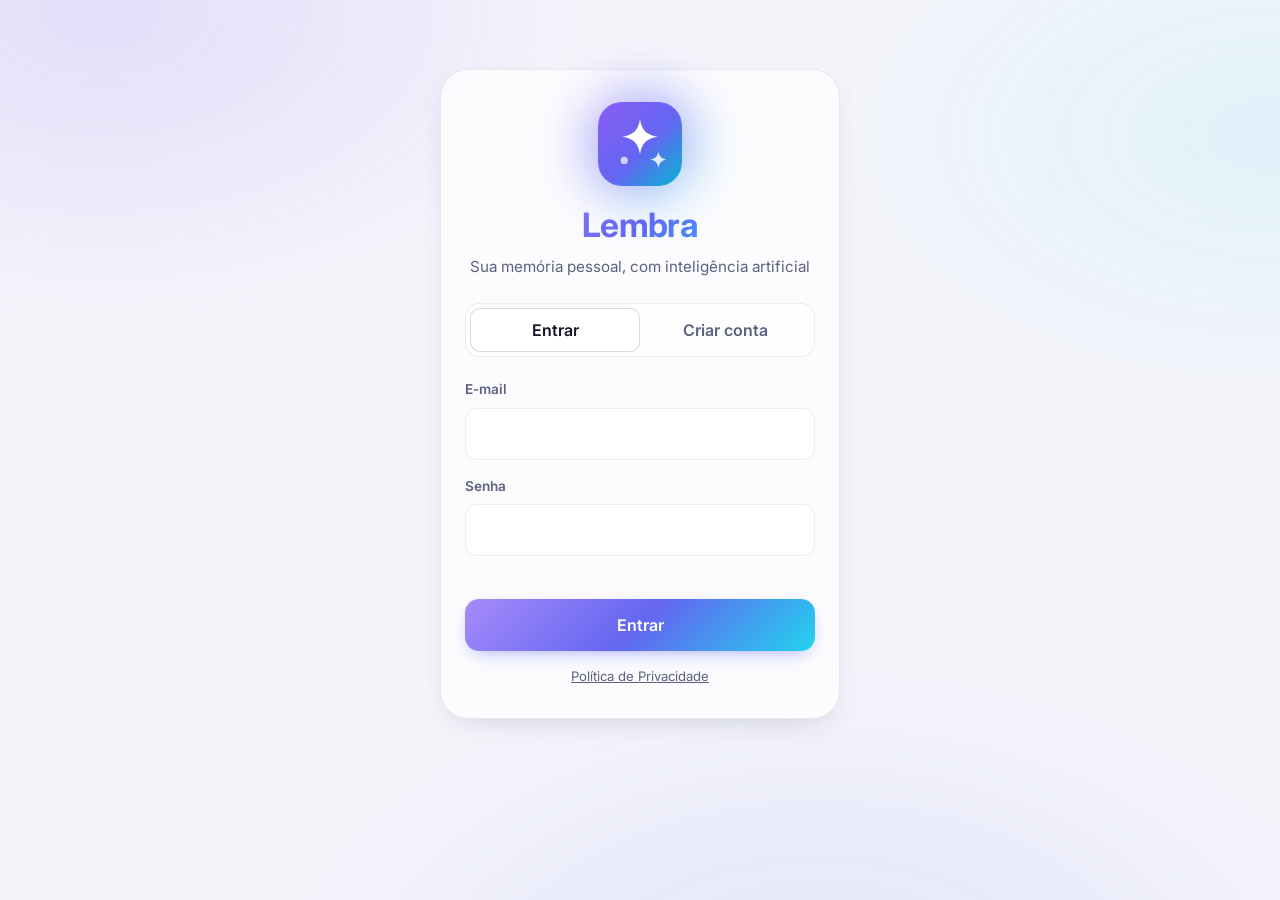
<file: web/index.html>
<!doctype html>
<html lang="pt-BR">
<head>
  <meta charset="utf-8">
  <meta name="viewport" content="width=device-width, initial-scale=1, viewport-fit=cover">
  <title>Lembra</title>
  <meta name="description" content="Seu assistente de vida pessoal">
  <meta name="theme-color" content="#0a0a12" media="(prefers-color-scheme: dark)">
  <meta name="theme-color" content="#f5f6fb" media="(prefers-color-scheme: light)">
  <link rel="preconnect" href="https://fonts.googleapis.com">
  <link rel="preconnect" href="https://fonts.gstatic.com" crossorigin>
  <link rel="stylesheet" href="https://fonts.googleapis.com/css2?family=Inter:wght@400;500;600;700&display=swap">
  <link rel="manifest" href="manifest.webmanifest">
  <link rel="icon" href="icons/icon.svg" type="image/svg+xml">
  <link rel="apple-touch-icon" href="icons/icon-192.png">
  <meta name="apple-mobile-web-app-capable" content="yes">
  <meta name="apple-mobile-web-app-status-bar-style" content="default">
  <link rel="stylesheet" href="styles.css">
</head>
<body>
  <!-- Ícones (traços do Lucide, licença ISC), embutidos para funcionar offline -->
  <svg xmlns="http://www.w3.org/2000/svg" style="display:none">
    <symbol id="i-sparkles" viewBox="0 0 24 24"><path d="M9.94 15.5A2 2 0 0 0 8.5 14.06l-6.14-1.58a.5.5 0 0 1 0-.96L8.5 9.94A2 2 0 0 0 9.94 8.5l1.58-6.14a.5.5 0 0 1 .96 0L14.06 8.5a2 2 0 0 0 1.44 1.44l6.14 1.58a.5.5 0 0 1 0 .96L15.5 14.06a2 2 0 0 0-1.44 1.44l-1.58 6.14a.5.5 0 0 1-.96 0z"/><path d="M20 3v4"/><path d="M22 5h-4"/></symbol>
    <symbol id="i-chat" viewBox="0 0 24 24"><path d="M7.9 20A9 9 0 1 0 4 16.1L2 22Z"/></symbol>
    <symbol id="i-pen" viewBox="0 0 24 24"><path d="M12 3H5a2 2 0 0 0-2 2v14a2 2 0 0 0 2 2h14a2 2 0 0 0 2-2v-7"/><path d="M18.38 2.63a1 1 0 0 1 3 3l-9.02 9.01a2 2 0 0 1-.85.51l-2.87.84a.5.5 0 0 1-.62-.62l.84-2.87a2 2 0 0 1 .5-.85z"/></symbol>
    <symbol id="i-library" viewBox="0 0 24 24"><path d="m16 6 4 14"/><path d="M12 6v14"/><path d="M8 8v12"/><path d="M4 4v16"/></symbol>
    <symbol id="i-sliders" viewBox="0 0 24 24"><path d="M21 4h-7M10 4H3M21 12h-9M8 12H3M21 20h-5M12 20H3M14 2v4M8 10v4M16 18v4"/></symbol>
    <symbol id="i-send" viewBox="0 0 24 24"><path d="m5 12 7-7 7 7"/><path d="M12 19V5"/></symbol>
    <symbol id="i-logout" viewBox="0 0 24 24"><path d="M9 21H5a2 2 0 0 1-2-2V5a2 2 0 0 1 2-2h4"/><path d="m16 17 5-5-5-5"/><path d="M21 12H9"/></symbol>
    <symbol id="i-layers" viewBox="0 0 24 24"><path d="M12.83 2.18a2 2 0 0 0-1.66 0L2.6 6.08a1 1 0 0 0 0 1.83l8.58 3.91a2 2 0 0 0 1.66 0l8.58-3.9a1 1 0 0 0 0-1.83Z"/><path d="m22 17.65-9.17 4.16a2 2 0 0 1-1.66 0L2 17.65"/><path d="m22 12.65-9.17 4.16a2 2 0 0 1-1.66 0L2 12.65"/></symbol>
    <symbol id="i-edit" viewBox="0 0 24 24"><path d="M21.17 6.81a1 1 0 0 0-3.98-3.98L3.84 16.17a2 2 0 0 0-.5.83l-1.32 4.35a.5.5 0 0 0 .62.62l4.35-1.32a2 2 0 0 0 .83-.5z"/></symbol>
    <symbol id="i-trash" viewBox="0 0 24 24"><path d="M3 6h18M19 6v14c0 1-1 2-2 2H7c-1 0-2-1-2-2V6M8 6V4c0-1 1-2 2-2h4c1 0 2 1 2 2v2"/></symbol>
    <symbol id="i-plus" viewBox="0 0 24 24"><path d="M5 12h14M12 5v14"/></symbol>
    <symbol id="i-flask" viewBox="0 0 24 24"><path d="M10 2v7.53a2 2 0 0 1-.21.9L4.72 20.55A1 1 0 0 0 5.62 22h12.76a1 1 0 0 0 .9-1.45l-5.07-10.12a2 2 0 0 1-.21-.9V2"/><path d="M8.5 2h7"/><path d="M7 16h10"/></symbol>
    <symbol id="i-download" viewBox="0 0 24 24"><path d="M21 15v4a2 2 0 0 1-2 2H5a2 2 0 0 1-2-2v-4"/><path d="m7 10 5 5 5-5"/><path d="M12 15V3"/></symbol>
    <symbol id="i-upload" viewBox="0 0 24 24"><path d="M21 15v4a2 2 0 0 1-2 2H5a2 2 0 0 1-2-2v-4"/><path d="m17 8-5-5-5 5"/><path d="M12 3v12"/></symbol>
    <symbol id="i-message-dots" viewBox="0 0 24 24"><path d="M7.9 20A9 9 0 1 0 4 16.1L2 22Z"/><path d="M8 12h.01M12 12h.01M16 12h.01"/></symbol>
    <symbol id="i-chevron" viewBox="0 0 24 24"><path d="m6 9 6 6 6-6"/></symbol>
    <symbol id="i-check" viewBox="0 0 24 24"><path d="M20 6 9 17l-5-5"/></symbol>
    <symbol id="i-inbox" viewBox="0 0 24 24"><path d="M22 12h-6l-2 3h-4l-2-3H2"/><path d="M5.45 5.11 2 12v6a2 2 0 0 0 2 2h16a2 2 0 0 0 2-2v-6l-3.45-6.89A2 2 0 0 0 16.76 4H7.24a2 2 0 0 0-1.79 1.11z"/></symbol>
    <symbol id="i-search" viewBox="0 0 24 24"><circle cx="11" cy="11" r="8"/><path d="m21 21-4.3-4.3"/></symbol>
    <symbol id="i-list" viewBox="0 0 24 24"><path d="M8 6h13M8 12h13M8 18h13M3 6h.01M3 12h.01M3 18h.01"/></symbol>
    <symbol id="i-calc" viewBox="0 0 24 24"><rect width="16" height="20" x="4" y="2" rx="2"/><path d="M8 6h8M16 14v4M8 10h.01M12 10h.01M16 10h.01M8 14h.01M12 14h.01M8 18h.01M12 18h.01"/></symbol>
    <symbol id="i-calendar" viewBox="0 0 24 24"><rect width="18" height="18" x="3" y="4" rx="2"/><path d="M16 2v4M8 2v4M3 10h18"/></symbol>
    <symbol id="i-bot" viewBox="0 0 24 24"><path d="M12 8V4H8"/><rect width="16" height="12" x="4" y="8" rx="2"/><path d="M2 14h2M20 14h2M15 13v2M9 13v2"/></symbol>
    <symbol id="i-mic" viewBox="0 0 24 24"><path d="M12 2a3 3 0 0 0-3 3v7a3 3 0 0 0 6 0V5a3 3 0 0 0-3-3Z"/><path d="M19 10v2a7 7 0 0 1-14 0v-2"/><path d="M12 19v3"/></symbol>
    <symbol id="i-stop" viewBox="0 0 24 24"><rect x="6" y="6" width="12" height="12" rx="2" fill="currentColor"/></symbol>
    <symbol id="i-up" viewBox="0 0 24 24"><path d="M7 10v12"/><path d="M15 5.88 14 10h5.83a2 2 0 0 1 1.92 2.56l-2.33 8A2 2 0 0 1 17.5 22H4a2 2 0 0 1-2-2v-8a2 2 0 0 1 2-2h2.76a2 2 0 0 0 1.79-1.11L12 2a3.13 3.13 0 0 1 3 3.88Z"/></symbol>
    <symbol id="i-down" viewBox="0 0 24 24"><path d="M17 14V2"/><path d="M9 18.12 10 14H4.17a2 2 0 0 1-1.92-2.56l2.33-8A2 2 0 0 1 6.5 2H20a2 2 0 0 1 2 2v8a2 2 0 0 1-2 2h-2.76a2 2 0 0 0-1.79 1.11L12 22a3.13 3.13 0 0 1-3-3.88Z"/></symbol>
    <symbol id="i-user" viewBox="0 0 24 24"><circle cx="12" cy="8" r="5"/><path d="M20 21a8 8 0 0 0-16 0"/></symbol>
    <symbol id="i-tag" viewBox="0 0 24 24"><path d="M12.59 2.59A2 2 0 0 0 11.17 2H4a2 2 0 0 0-2 2v7.17a2 2 0 0 0 .59 1.42l8.7 8.7a2.43 2.43 0 0 0 3.42 0l6.58-6.58a2.43 2.43 0 0 0 0-3.42z"/><circle cx="7.5" cy="7.5" r=".5" fill="currentColor"/></symbol>
  </svg>
  <div class="aurora" aria-hidden="true"></div>
  <!-- ============ LOGIN / CADASTRO ============ -->
  <section id="tela-auth" class="tela auth" hidden>
    <div class="auth-caixa">
      <div class="logo-orbe"><img src="icons/icon.svg" alt="" class="auth-logo"></div>
      <h1 class="titulo-gradiente">Lembra</h1>
      <p class="sub">Sua memória pessoal, com inteligência artificial</p>

      <div class="abas-auth" role="tablist">
        <button type="button" class="aba-auth ativa" data-modo="entrar" role="tab">Entrar</button>
        <button type="button" class="aba-auth" data-modo="cadastro" role="tab">Criar conta</button>
      </div>

      <form id="form-auth" novalidate>
        <label>E-mail
          <input type="email" name="email" autocomplete="email" required>
        </label>
        <label>Senha
          <input type="password" name="senha" autocomplete="current-password" minlength="8" required>
        </label>
        <p class="erro" id="erro-auth" role="alert"></p>
        <button type="submit" class="botao primario" id="botao-auth">Entrar</button>
      </form>
      <p class="ajuda link-privacidade"><a href="privacidade.html">Política de Privacidade</a></p>
    </div>
  </section>

  <!-- ============ APP ============ -->
  <div id="app" hidden>
    <header class="topo">
      <span class="marca"><img src="icons/icon.svg" alt=""><span class="titulo-gradiente">Lembra</span></span>
      <div class="topo-acoes">
        <div class="instalar-caixa" id="instalar-caixa" hidden>
          <button type="button" class="botao-instalar" id="instalar"><svg class="ic"><use href="#i-download"/></svg><span>Instalar</span></button>
          <button type="button" class="instalar-fechar" id="instalar-fechar" aria-label="Não mostrar de novo" title="Não mostrar de novo">×</button>
        </div>
        <button type="button" class="botao-icone" id="sair" aria-label="Sair" title="Sair"><svg class="ic"><use href="#i-logout"/></svg></button>
      </div>
    </header>

    <main>
      <!-- PERGUNTAR -->
      <section id="tela-perguntar" class="tela">
        <div id="conversa" class="conversa" aria-live="polite">
          <div class="vazio boas-vindas" id="dica-perguntar">
            <div class="orbe"><svg class="ic"><use href="#i-sparkles"/></svg></div>
            <p class="vazio-titulo">Pergunte qualquer coisa sobre a sua vida</p>
            <p>Eu procuro nas suas memórias e respondo citando de onde tirei.</p>
            <div class="sugestoes">
              <button type="button" class="sugestao" data-pergunta="Quanto eu gasto por mês com moradia?">Quanto gasto com moradia?</button>
              <button type="button" class="sugestao" data-pergunta="Tenho algum compromisso marcado?">Tenho algum compromisso?</button>
              <button type="button" class="sugestao" data-pergunta="O que eu registrei sobre a minha família?">O que sei da minha família?</button>
            </div>
          </div>
        </div>
        <form id="form-perguntar" class="barra-pergunta">
          <button type="button" class="nova-conversa" id="nova-conversa" hidden><svg class="ic"><use href="#i-plus"/></svg><span>Nova conversa</span></button>
          <div class="linha-pergunta">
            <select name="categoria" aria-label="Procurar em" class="filtro-mini" data-icone="tag" data-compacto><option value="">Todas</option></select>
            <input type="text" name="pergunta" placeholder="Pergunte algo…" autocomplete="off" required>
            <button type="button" class="botao-mic" data-gravador="perguntar" aria-label="Perguntar falando"><svg class="ic"><use href="#i-mic"/></svg><span class="tempo"></span></button>
            <button type="submit" class="botao primario redondo" aria-label="Enviar"><svg class="ic"><use href="#i-send"/></svg></button>
          </div>
        </form>
      </section>

      <!-- REGISTRAR -->
      <section id="tela-registrar" class="tela" hidden>
        <div class="segmentos" role="tablist">
          <button type="button" class="segmento-reg segmento ativo" data-reg="escrever"><svg class="ic"><use href="#i-pen"/></svg>Escrever</button>
          <button type="button" class="segmento-reg segmento" data-reg="importar"><svg class="ic"><use href="#i-message-dots"/></svg>Importar conversa</button>
        </div>
        <div id="reg-escrever">
        <h2 class="titulo-tela">Nova memória</h2>
        <p class="sub-tela">Escreva do seu jeito. Eu quebro em pedaços, entendo o significado e guardo para você.</p>
        <form id="form-registrar">
          <div class="rotulo-com-mic">
            <span>O que você quer lembrar?</span>
            <button type="button" class="botao-mic com-texto" data-gravador="registrar" aria-label="Falar a memória"><svg class="ic"><use href="#i-mic"/></svg><span class="tempo">Falar</span></button>
          </div>
          <label class="sem-rotulo" aria-label="O que você quer lembrar?">
            <textarea name="texto" rows="4" required placeholder="Ex.: Pago 1.800 de aluguel todo dia 5."></textarea>
          </label>
          <fieldset>
            <legend>Categoria</legend>
            <div class="sugestao-cat" id="sugestao-cat" hidden aria-live="polite">
              <svg class="ic"><use href="#i-sparkles"/></svg>
              <span>Sugestão da IA:</span>
              <button type="button" class="chip ativo-sugerido" id="aceitar-sugestao"></button>
              <span class="motivo" id="motivo-sugestao"></span>
            </div>
            <div class="chips" id="chips-categoria"></div>
            <p class="dica-cat" id="dica-cat" hidden>Sem categoria escolhida: a memória vai para "geral". Toque em <b>nova</b> para criar as suas.</p>
            <div class="linha-nova-cat" id="linha-nova-cat" hidden>
              <input type="text" id="nova-cat-registrar" maxlength="40" placeholder="Nome da nova categoria">
              <button type="button" class="botao secundario pequeno" id="criar-cat-registrar">Criar</button>
            </div>
          </fieldset>
          <label>Quando aconteceu? <span class="opcional">(opcional)</span>
            <input type="text" name="data_evento" placeholder="Ex.: 2020, março de 2018, 12/11/2026">
          </label>
          <p class="erro" id="erro-registrar" role="alert"></p>
          <button type="submit" class="botao primario"><svg class="ic"><use href="#i-sparkles"/></svg><span>Salvar memória</span></button>
        </form>
        </div>

        <div id="reg-importar" hidden>
          <h2 class="titulo-tela">Importar conversa</h2>
          <p class="sub-tela">Traga uma conversa do WhatsApp para perguntar sobre ela depois.</p>
          <div class="cartao passos">
            <p><b>No WhatsApp:</b> abra a conversa → <b>⋮</b> → <b>Mais</b> → <b>Exportar conversa</b> → <b>Sem mídia</b>. Salve o arquivo <code>.txt</code>.</p>
            <p class="ajuda">Importe só conversas que você tem o direito de guardar: elas têm mensagens de outras pessoas (LGPD). As mensagens passam pelo Gemini para gerar os vetores.</p>
          </div>
          <form id="form-importar">
            <label class="arquivo">
              <input type="file" name="arquivo" accept=".txt,text/plain">
              <span class="arquivo-caixa"><svg class="ic"><use href="#i-upload"/></svg><span id="arquivo-nome">Escolher arquivo .txt</span></span>
            </label>
            <label>Nome da conversa
              <input type="text" name="nome" maxlength="80" placeholder="Ex.: João, Família, Viagem Floripa">
            </label>
            <label>Guardar na categoria
              <select name="categoria" id="cat-importar"><option value="conversas">Conversas</option></select>
            </label>
            <p class="erro" id="erro-importar" role="alert"></p>
            <button type="submit" class="botao secundario" id="botao-previa"><span>Ver prévia</span></button>
          </form>
          <div class="cartao" id="previa-importar" hidden>
            <h3>Prévia</h3>
            <ul class="numeros" id="previa-numeros"></ul>
            <pre class="exemplo" id="previa-exemplo"></pre>
            <button type="button" class="botao primario" id="botao-importar"><svg class="ic"><use href="#i-upload"/></svg><span>Importar para o Lembra</span></button>
          </div>
        </div>
      </section>

      <!-- MEMÓRIAS -->
      <section id="tela-memorias" class="tela" hidden>
        <div class="cabecalho-lista">
          <h2 class="titulo-tela">Memórias</h2>
          <select id="filtro-memorias" aria-label="Filtrar por categoria" class="filtro-mini" data-icone="tag"><option value="">Todas</option></select>
        </div>
        <ul id="lista-memorias" class="lista"></ul>
      </section>
      <!-- AJUSTES -->
      <section id="tela-ajustes" class="tela" hidden>
        <div class="segmentos" role="tablist">
          <button type="button" class="segmento ativo" data-sub="rag"><svg class="ic"><use href="#i-sliders"/></svg>RAG</button>
          <button type="button" class="segmento" data-sub="lab"><svg class="ic"><use href="#i-flask"/></svg>Laboratório</button>
          <button type="button" class="segmento" data-sub="cats"><svg class="ic"><use href="#i-tag"/></svg>Categorias</button>
          <button type="button" class="segmento" data-sub="zap"><svg class="ic"><use href="#i-message-dots"/></svg>WhatsApp</button>
          <button type="button" class="segmento" data-sub="conta"><svg class="ic"><use href="#i-user"/></svg>Conta</button>
        </div>

        <!-- Configurar RAG -->
        <div id="sub-rag" class="sub">
          <form id="form-config" class="cartao">
            <div class="campo-faixa">
              <label for="cfg-chunk_size">Tamanho do chunk <output id="out-chunk_size"></output></label>
              <input type="range" id="cfg-chunk_size" name="chunk_size" min="200" max="3000" step="50">
              <p class="ajuda">Em quantos caracteres cada memória é quebrada. Menor = busca mais precisa, mas cada pedaço tem menos contexto. Maior = mais contexto, busca mais "genérica".</p>
            </div>
            <div class="campo-faixa">
              <label for="cfg-chunk_overlap">Sobreposição <output id="out-chunk_overlap"></output></label>
              <input type="range" id="cfg-chunk_overlap" name="chunk_overlap" min="0" max="1000" step="10">
              <p class="ajuda">Quanto do fim de um pedaço se repete no começo do próximo, para não perder informação na "fronteira". Só funciona quando o texto quebra em partes menores que esse valor (frases curtas).</p>
            </div>
            <div class="campo-faixa">
              <label for="cfg-top_k">Trechos por pergunta (top-K) <output id="out-top_k"></output></label>
              <input type="range" id="cfg-top_k" name="top_k" min="1" max="20" step="1">
              <p class="ajuda">Quantos pedaços a busca entrega para a IA. Poucos = pode faltar informação. Muitos = mais ruído e mais lento.</p>
            </div>
            <div class="campo-faixa">
              <label for="cfg-margem_relevancia">Margem de relevância (sem IA) <output id="out-margem_relevancia"></output></label>
              <input type="range" id="cfg-margem_relevancia" name="margem_relevancia" min="0" max="0.5" step="0.01">
              <p class="ajuda">Sem IA, mostra só trechos com nota até essa distância da melhor. 0 = só o melhor; maior = mostra mais.</p>
            </div>
            <label class="interruptor">
              <input type="checkbox" name="usar_ia"> <span>Usar IA para escrever a resposta</span>
            </label>
            <p class="ajuda">Desligado: o Lembra só mostra as memórias encontradas (grátis, nada vai para a IA).</p>
            <label class="interruptor">
              <input type="checkbox" name="modo_agente"> <span>Modo agente <span class="selo">experimental</span></span>
            </label>
            <p class="ajuda">A IA ganha <b>ferramentas</b> (buscar várias vezes, listar por categoria, calcular, saber a data de hoje) e decide sozinha quais usar. Responde melhor perguntas com contas, datas e várias memórias — mas é mais lenta e gasta mais cota. Cada resposta mostra "como cheguei aqui".</p>
            <label>Modelo de IA
              <select name="modelo_llm" id="cfg-modelo_llm"></select>
            </label>
            <label>Instruções para a IA <span class="opcional">(opcional, até 500 caracteres)</span>
              <textarea name="instrucoes" rows="3" maxlength="500" placeholder='Ex.: "Responda em tópicos curtos" ou "Seja bem direto"'></textarea>
            </label>
            <p class="info-fixa" id="info-embedding"></p>
            <p class="erro" id="erro-config" role="alert"></p>
            <button type="submit" class="botao primario">Salvar configurações</button>
          </form>
          <div class="cartao">
            <h3><svg class="ic"><use href="#i-user"/></svg> Como o Lembra te conhece</h3>
            <p class="ajuda">Personalização <b>sem treino</b>: a cada 5 avaliações (👍/👎) nas respostas, a IA relê suas memórias e avaliações e atualiza este perfil, que entra nas instruções dela. Você pode editar ou apagar quando quiser.</p>
            <textarea id="perfil-estilo" rows="4" maxlength="800" placeholder="Ainda vazio. Avalie algumas respostas ou toque em Aprender agora."></textarea>
            <div class="acoes-perfil">
              <button type="button" class="botao secundario pequeno" id="aprender-perfil"><svg class="ic"><use href="#i-sparkles"/></svg><span>Aprender agora</span></button>
              <button type="button" class="botao-texto" id="salvar-perfil">Salvar edição</button>
            </div>
          </div>
          <div class="cartao">
            <h3>Reprocessar memórias</h3>
            <p class="ajuda">Mudou o tamanho do chunk ou a sobreposição? As memórias antigas continuam quebradas do jeito antigo até você reprocessar. O texto original nunca muda; só os pedaços e vetores são refeitos.</p>
            <button type="button" class="botao secundario" id="reprocessar">Reprocessar todas as memórias</button>
          </div>
        </div>

        <!-- Laboratório -->
        <div id="sub-lab" class="sub" hidden>
          <div class="cartao">
            <h3>Testar chunking</h3>
            <p class="ajuda">Cole um texto e veja como ele seria quebrado com as configurações da aba anterior. Nada é salvo.</p>
            <textarea id="lab-texto" rows="6" placeholder="Cole aqui um texto longo, com parágrafos…"></textarea>
            <button type="button" class="botao secundario" id="lab-testar">Ver como fica</button>
            <p class="resumo-lab" id="lab-resumo"></p>
            <ol class="lista-chunks" id="lab-chunks"></ol>
          </div>
          <div class="cartao">
            <h3>Dicas para explorar</h3>
            <ul class="dicas">
              <li>Em <b>Memórias</b>, toque em <b>Chunks</b> para ver como cada memória foi quebrada.</li>
              <li>Em <b>Perguntar</b>, abra as fontes para ver a <b>nota de similaridade</b> de cada trecho (1 = idêntico).</li>
              <li>Teste o mesmo texto com chunk 200 e 1500 e compare.</li>
            </ul>
          </div>
        </div>

        <!-- Categorias -->
        <div id="sub-cats" class="sub" hidden>
          <form id="form-nova-cat" class="cartao linha-nova-cat">
            <input type="text" name="nome" maxlength="40" placeholder="Nova categoria" required>
            <button type="submit" class="botao primario pequeno">Criar</button>
          </form>
          <ul id="lista-categorias" class="lista"></ul>
        </div>

        <!-- WhatsApp -->
        <div id="sub-zap" class="sub" hidden>
          <div class="cartao">
            <h3><svg class="ic"><use href="#i-message-dots"/></svg> Lembra no WhatsApp</h3>
            <p class="ajuda">Converse com o Lembra como um contato: escreva para <b>guardar</b> uma memória, termine com <b>?</b> para <b>perguntar</b>, ou mande <b>áudio</b>.</p>
            <p class="info-fixa" id="zap-indisponivel" hidden>O bot ainda não foi configurado no servidor.</p>

            <div id="zap-vinculado" hidden>
              <p class="zap-status"><svg class="ic"><use href="#i-check"/></svg> <span>Ligado ao número <b id="zap-telefone"></b></span></p>
              <button type="button" class="botao-texto perigo" id="zap-desvincular">Desvincular este número</button>
            </div>

            <div id="zap-desvinculado" hidden>
              <ol class="dicas">
                <li>Gere um código (vale 10 minutos e uma única vez).</li>
                <li>Envie <b>VINCULAR</b> + o código para o Lembra no WhatsApp.</li>
              </ol>
              <button type="button" class="botao primario" id="zap-gerar">Gerar código</button>
              <div id="zap-codigo-caixa" class="zap-codigo-caixa" hidden>
                <p class="zap-codigo" id="zap-codigo" aria-live="polite"></p>
                <a class="botao secundario" id="zap-abrir" target="_blank" rel="noopener">Abrir o WhatsApp com a mensagem pronta</a>
                <button type="button" class="botao-texto" id="zap-conferir">Já enviei — conferir</button>
              </div>
            </div>
            <p class="erro" id="erro-zap" role="alert"></p>
          </div>
        </div>

        <!-- Minha conta -->
        <div id="sub-conta" class="sub" hidden>
          <div class="cartao">
            <h3><svg class="ic"><use href="#i-download"/></svg> Exportar meus dados</h3>
            <p class="ajuda">Baixe tudo o que o Lembra guarda sobre você num arquivo <b>.json</b>: memórias, categorias, ajustes, avaliações e o vínculo do WhatsApp. É o seu direito de levar os dados com você (LGPD).</p>
            <button type="button" class="botao secundario" id="exportar-dados"><svg class="ic"><use href="#i-download"/></svg><span>Baixar meus dados</span></button>
            <p class="erro" id="erro-exportar" role="alert"></p>
          </div>
          <div class="cartao zona-perigo">
            <h3><svg class="ic"><use href="#i-trash"/></svg> Apagar minha conta</h3>
            <p class="ajuda">Apaga a conta e <b>tudo</b> o que está nela: memórias, categorias, ajustes, avaliações e o vínculo do WhatsApp. <b>Não dá para desfazer.</b> Baixe seus dados antes, se quiser guardá-los.</p>
            <form id="form-apagar-conta" novalidate>
              <label>Sua senha
                <input type="password" name="senha" autocomplete="current-password" required>
              </label>
              <label>Digite <b>APAGAR</b> para confirmar
                <input type="text" name="confirmacao" autocomplete="off" autocapitalize="characters" required>
              </label>
              <p class="erro" id="erro-apagar" role="alert"></p>
              <button type="submit" class="botao perigo-botao" id="botao-apagar" disabled><svg class="ic"><use href="#i-trash"/></svg><span>Apagar minha conta para sempre</span></button>
            </form>
          </div>
        </div>
      </section>
    </main>

    <nav class="abas" aria-label="Navegação">
      <button type="button" class="aba ativa" data-tela="perguntar"><svg class="ic" aria-hidden="true"><use href="#i-sparkles"/></svg>Perguntar</button>
      <button type="button" class="aba" data-tela="registrar"><svg class="ic" aria-hidden="true"><use href="#i-pen"/></svg>Registrar</button>
      <button type="button" class="aba" data-tela="memorias"><svg class="ic" aria-hidden="true"><use href="#i-library"/></svg>Memórias</button>
      <button type="button" class="aba" data-tela="ajustes"><svg class="ic" aria-hidden="true"><use href="#i-sliders"/></svg>Ajustes</button>
    </nav>
  </div>

  <div id="aviso" class="aviso" role="status" hidden></div>
  <div id="offline" class="faixa-offline" role="status" hidden>Sem internet: dá para ler a tela, mas nada é salvo nem respondido até a conexão voltar.</div>

  <dialog id="dialogo-ios" class="dialogo">
    <h3>Instalar no iPhone ou iPad</h3>
    <ol class="dicas">
      <li>Toque em <b>Compartilhar</b> (o quadrado com uma seta para cima): no <b>Safari</b> fica na barra de baixo; no <b>Chrome</b> ou <b>Edge</b>, na barra de endereço.</li>
      <li>Role a lista e toque em <b>Adicionar à Tela de Início</b>.</li>
      <li>Toque em <b>Adicionar</b>. O Lembra aparece na tela como um app.</li>
    </ol>
    <form method="dialog"><button class="botao primario">Entendi</button></form>
  </dialog>

  <script src="config.js"></script>
  <script src="app.js"></script>
</body>
</html>
</file>
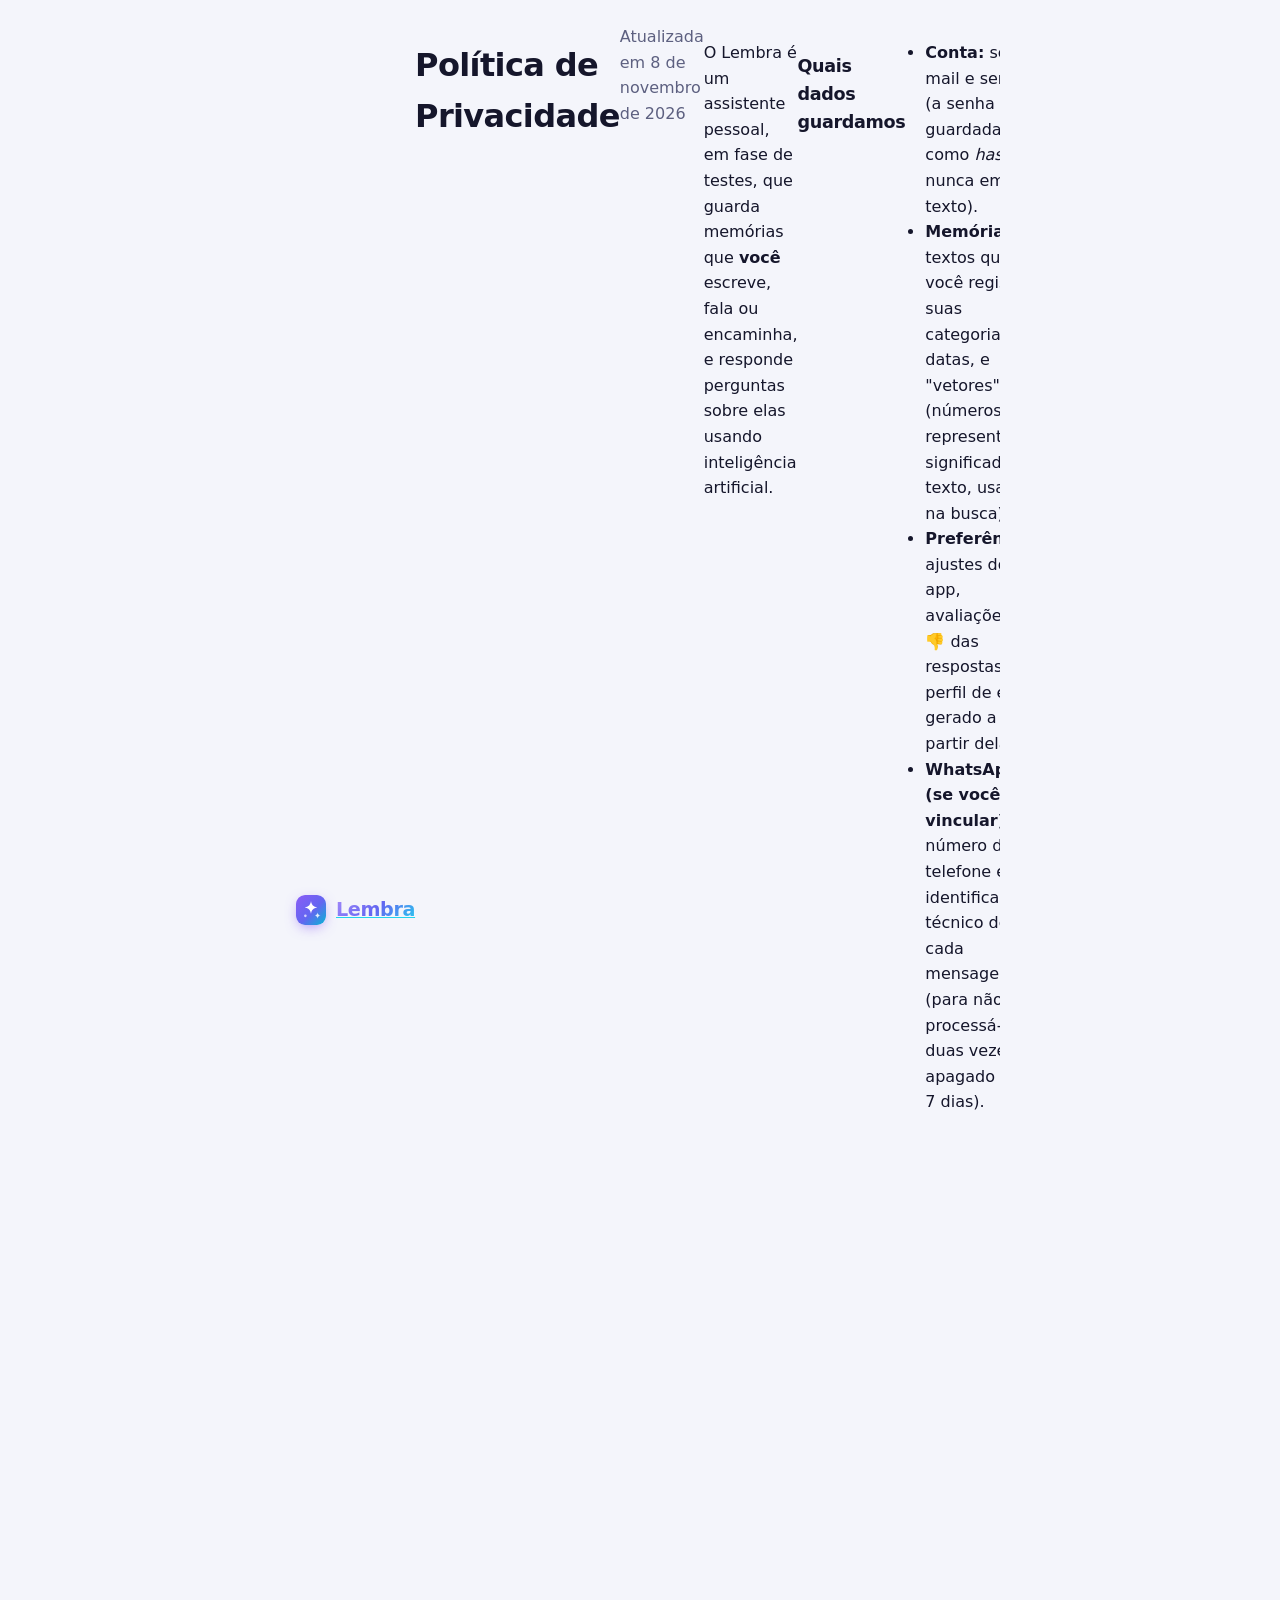
<file: web/privacidade.html>
<!doctype html>
<html lang="pt-BR">
<head>
  <meta charset="utf-8">
  <meta name="viewport" content="width=device-width, initial-scale=1, viewport-fit=cover">
  <title>Privacidade · Lembra</title>
  <meta name="description" content="Política de Privacidade do Lembra">
  <link rel="icon" href="icons/icon.svg" type="image/svg+xml">
  <link rel="stylesheet" href="styles.css">
  <style>
    .doc { max-width: 720px; margin: 0 auto; padding: 24px 16px 64px; line-height: 1.6; }
    .doc h1 { margin: 16px 0 4px; }
    .doc h2 { margin: 28px 0 8px; font-size: 1.1rem; }
    .doc .atualizado { color: var(--suave); margin: 0 0 16px; }
    .doc ul { padding-left: 20px; }
    .doc a { color: var(--ciano); }
  </style>
</head>
<body>
  <main class="doc">
    <a class="marca" href="./"><img src="icons/icon.svg" alt="" width="28" height="28"> <span class="titulo-gradiente">Lembra</span></a>
    <h1>Política de Privacidade</h1>
    <p class="atualizado">Atualizada em 8 de novembro de 2026</p>

    <p>O Lembra é um assistente pessoal, em fase de testes, que guarda memórias que <b>você</b> escreve,
      fala ou encaminha, e responde perguntas sobre elas usando inteligência artificial.</p>

    <h2>Quais dados guardamos</h2>
    <ul>
      <li><b>Conta:</b> seu e-mail e senha (a senha é guardada só como <i>hash</i>, nunca em texto).</li>
      <li><b>Memórias:</b> os textos que você registra, suas categorias e datas, e "vetores" (números que representam o significado do texto, usados na busca).</li>
      <li><b>Preferências:</b> ajustes do app, avaliações 👍/👎 das respostas e o perfil de estilo gerado a partir delas.</li>
      <li><b>WhatsApp (se você vincular):</b> seu número de telefone e o identificador técnico de cada mensagem (para não processá-la duas vezes, apagado após 7 dias).</li>
    </ul>
    <p>Áudios são transcritos e <b>não são guardados</b>: só o texto resultante, se você o salvar como memória.</p>

    <h2>Quem processa os dados</h2>
    <ul>
      <li><b>Supabase</b> (banco de dados e login, servidores no Brasil): cada pessoa só acessa as próprias memórias (isolamento no próprio banco).</li>
      <li><b>Google Gemini</b> (IA): recebe os trechos necessários para gerar respostas, embeddings, categorias e transcrições. No plano gratuito, o Google pode usar esse conteúdo para melhorar seus produtos. Você pode desligar a IA em Ajustes.</li>
      <li><b>Vercel</b> (hospedagem do app).</li>
      <li><b>Meta / WhatsApp</b> (só se você vincular seu número): transporta as mensagens entre você e o Lembra.</li>
    </ul>
    <p>Não vendemos nem compartilhamos seus dados com mais ninguém, e não há anúncios.</p>

    <h2>Para que usamos</h2>
    <p>Exclusivamente para o funcionamento do app: guardar, buscar e responder sobre suas memórias, e adaptar o
      estilo das respostas a você.</p>

    <h2>Seus direitos e como apagar seus dados (LGPD)</h2>
    <ul>
      <li><b>Memórias:</b> apague qualquer memória a qualquer momento em <i>Memórias</i>.</li>
      <li><b>WhatsApp:</b> desvincule em <i>Ajustes → WhatsApp</i>; o Lembra deixa de responder ao seu número.</li>
      <li><b>Levar seus dados:</b> em <i>Ajustes → Conta → Baixar meus dados</i> você recebe um arquivo .json com tudo o que o Lembra guarda sobre você (memórias, categorias, ajustes, avaliações e vínculo do WhatsApp).</li>
      <li><b>Conta inteira:</b> apague a sua conta em <i>Ajustes → Conta → Apagar minha conta</i> (pede a sua senha de novo). Todas as memórias, ajustes, avaliações e vínculos são apagados em definitivo, e isso não pode ser desfeito. Se não conseguir usar o app, peça a exclusão ao responsável (contato abaixo).</li>
    </ul>

    <h2>Contato</h2>
    <p>Responsável: Bruno Fernandes (projeto pessoal, sem fins comerciais). Para dúvidas ou pedidos de exclusão,
      fale com quem te convidou para testar o Lembra ou use o contato do app na Meta.</p>
  </main>
</body>
</html>
</file>
<file: web/styles.css>
/* =====================================================================
   Lembra — design system
   Tokens (variáveis) no topo: trocar o tema = trocar estes valores.
   ===================================================================== */
:root {
  --fundo: #07070d;
  --fundo-2: #0d0d18;
  --vidro: rgba(255, 255, 255, .045);
  --vidro-forte: rgba(255, 255, 255, .075);
  --borda: rgba(255, 255, 255, .09);
  --borda-forte: rgba(255, 255, 255, .16);
  --texto: #ececf4;
  --suave: #9a9bb3;
  --fraco: #6b6c85;
  --violeta: #8b5cf6;
  --indigo: #6366f1;
  --ciano: #22d3ee;
  --gradiente: linear-gradient(135deg, #a78bfa 0%, #6366f1 50%, #22d3ee 100%);
  --gradiente-suave: linear-gradient(135deg, rgba(139, 92, 246, .18), rgba(34, 211, 238, .12));
  --primaria-texto: #ffffff;
  --erro: #fb7185;
  --ok: #34d399;
  --sombra: 0 10px 30px -12px rgba(0, 0, 0, .6);
  --brilho: 0 0 0 1px rgba(139, 92, 246, .35), 0 8px 30px -6px rgba(99, 102, 241, .55);
  --raio: 18px;
  --raio-p: 12px;
  --seguro-baixo: env(safe-area-inset-bottom, 0px);
  --rapido: 160ms cubic-bezier(.2, .8, .2, 1);
  --medio: 280ms cubic-bezier(.2, .8, .2, 1);
  color-scheme: dark;
}
@media (prefers-color-scheme: light) {
  :root {
    --fundo: #f4f5fb;
    --fundo-2: #ffffff;
    --vidro: rgba(255, 255, 255, .7);
    --vidro-forte: rgba(255, 255, 255, .9);
    --borda: rgba(20, 20, 60, .08);
    --borda-forte: rgba(20, 20, 60, .16);
    --texto: #15162b;
    --suave: #5d6080;
    --fraco: #8a8ca8;
    --gradiente-suave: linear-gradient(135deg, rgba(139, 92, 246, .12), rgba(34, 211, 238, .1));
    --sombra: 0 10px 30px -14px rgba(40, 40, 90, .25);
    color-scheme: light;
  }
}

* { box-sizing: border-box; }
html, body { margin: 0; height: 100%; }
body {
  font-family: "Inter", system-ui, -apple-system, "Segoe UI", Roboto, sans-serif;
  background: var(--fundo);
  color: var(--texto);
  font-size: 16px;
  line-height: 1.5;
  -webkit-font-smoothing: antialiased;
  -webkit-tap-highlight-color: transparent;
  overflow: hidden;
}
[hidden] { display: none !important; }
h1, h2, h3 { margin: 0; letter-spacing: -.02em; }
::selection { background: rgba(139, 92, 246, .35); }

/* Fundo "aurora": manchas de cor desfocadas que se movem devagar */
.aurora {
  position: fixed; inset: -20%; z-index: -1; pointer-events: none;
  background:
    radial-gradient(40% 35% at 20% 15%, rgba(139, 92, 246, .28), transparent 70%),
    radial-gradient(35% 30% at 85% 25%, rgba(34, 211, 238, .16), transparent 70%),
    radial-gradient(45% 40% at 60% 95%, rgba(99, 102, 241, .22), transparent 70%);
  filter: blur(20px);
  animation: aurora 22s ease-in-out infinite alternate;
}
@media (prefers-color-scheme: light) { .aurora { opacity: .55; } }
@keyframes aurora {
  0% { transform: translate3d(0, 0, 0) scale(1); }
  50% { transform: translate3d(-3%, 2%, 0) scale(1.06); }
  100% { transform: translate3d(3%, -2%, 0) scale(1.02); }
}

/* Ícones */
.ic { width: 20px; height: 20px; fill: none; stroke: currentColor; stroke-width: 1.8;
      stroke-linecap: round; stroke-linejoin: round; flex: none; }

.titulo-gradiente {
  background: var(--gradiente); -webkit-background-clip: text; background-clip: text; color: transparent;
}

/* ---------------------------------------------------------- Formulários */
label { display: block; font-weight: 600; font-size: .85rem; margin-bottom: 16px; color: var(--suave); }
input, textarea, select {
  display: block; width: 100%; margin-top: 8px;
  font: inherit; font-size: 16px; font-weight: 400; /* 16px evita zoom automático no iPhone */
  color: var(--texto); background: var(--vidro);
  border: 1px solid var(--borda); border-radius: var(--raio-p); padding: 13px 14px;
  transition: border-color var(--rapido), box-shadow var(--rapido), background var(--rapido);
  backdrop-filter: blur(12px); -webkit-backdrop-filter: blur(12px);
}
input::placeholder, textarea::placeholder { color: var(--fraco); }
textarea { resize: none; line-height: 1.5; min-height: 110px; max-height: 45vh; overflow-y: auto; field-sizing: content; }
input:focus, textarea:focus, select:focus {
  outline: none; border-color: rgba(139, 92, 246, .7);
  box-shadow: 0 0 0 4px rgba(139, 92, 246, .18); background: var(--vidro-forte);
}
fieldset { border: 0; padding: 0; margin: 0 0 16px; }
legend { font-weight: 600; font-size: .85rem; margin-bottom: 10px; color: var(--suave); }
.opcional { color: var(--fraco); font-weight: 400; }
.erro { color: var(--erro); min-height: 1.2em; margin: 4px 0 10px; font-size: .88rem; }

/* ---------------------------------------------------------- Botões */
.botao {
  position: relative; display: inline-flex; align-items: center; justify-content: center; gap: 8px;
  border: 0; border-radius: 14px; padding: 14px 20px; width: 100%;
  font: inherit; font-weight: 600; cursor: pointer; isolation: isolate;
  transition: transform var(--rapido), box-shadow var(--medio), filter var(--rapido), opacity var(--rapido);
}
.botao.primario { background: var(--gradiente); color: var(--primaria-texto); box-shadow: 0 6px 20px -8px rgba(99, 102, 241, .7); }
.botao.primario::after { /* brilho que atravessa o botão no hover */
  content: ""; position: absolute; inset: 0; border-radius: inherit; z-index: -1;
  background: linear-gradient(110deg, transparent 30%, rgba(255, 255, 255, .35) 50%, transparent 70%);
  background-size: 250% 100%; background-position: 150% 0; transition: background-position 700ms ease;
}
.botao.secundario {
  background: var(--gradiente-suave); color: var(--texto); border: 1px solid var(--borda-forte); margin-top: 12px;
}
.botao.pequeno { width: auto; padding: 10px 16px; margin-top: 0; font-size: .9rem; }
.botao:active { transform: scale(.97); }
.botao:disabled { opacity: .55; cursor: progress; }
.botao.redondo { width: 48px; height: 48px; padding: 0; flex: none; border-radius: 16px; }

.botao-texto, .botao-icone {
  display: inline-flex; align-items: center; gap: 6px;
  background: none; border: 0; color: var(--suave); font: inherit; font-weight: 600; font-size: .85rem;
  padding: 8px 10px; border-radius: 10px; cursor: pointer;
  transition: color var(--rapido), background var(--rapido), transform var(--rapido);
}
.botao-texto .ic, .botao-icone .ic { width: 17px; height: 17px; }
.botao-icone { padding: 9px; border: 1px solid var(--borda); background: var(--vidro); }
.apagar { color: var(--erro); }

@media (hover: hover) {
  .botao.primario:hover { transform: translateY(-2px); box-shadow: var(--brilho); }
  .botao.primario:hover::after { background-position: -50% 0; }
  .botao.secundario:hover { transform: translateY(-2px); border-color: rgba(139, 92, 246, .55); box-shadow: var(--brilho); }
  .botao-texto:hover, .botao-icone:hover { color: var(--texto); background: var(--vidro-forte); }
  .apagar:hover { color: var(--erro); background: rgba(251, 113, 133, .1); }
}

/* ---------------------------------------------------------- Chips */
.chips { display: flex; flex-wrap: wrap; gap: 8px; }
.chip {
  border: 1px solid var(--borda); background: var(--vidro); color: var(--suave);
  border-radius: 999px; padding: 8px 14px; font: inherit; font-size: .88rem; font-weight: 500; cursor: pointer;
  transition: all var(--rapido); backdrop-filter: blur(10px);
}
.chip.ativo { background: var(--gradiente); border-color: transparent; color: #fff; box-shadow: 0 4px 16px -6px rgba(99, 102, 241, .8); }
.chip { display: inline-flex; align-items: center; gap: 5px; line-height: 1.2; }
.chip .ic { width: 15px; height: 15px; stroke-width: 2.2; }
.chip-nova { border-style: dashed; color: var(--violeta); }
.dica-cat { color: var(--fraco); font-size: .82rem; margin: 10px 0 0; }
@media (hover: hover) {
  .chip:not(.ativo):hover { color: var(--texto); border-color: var(--borda-forte); transform: translateY(-1px); }
}

/* ---------------------------------------------------------- Login */
.auth { position: fixed; inset: 0; display: grid; place-items: center; padding: 24px 16px; overflow-y: auto; }
.auth-caixa {
  width: 100%; max-width: 400px; text-align: center; padding: 32px 24px;
  background: var(--vidro); border: 1px solid var(--borda); border-radius: 28px;
  backdrop-filter: blur(24px); -webkit-backdrop-filter: blur(24px); box-shadow: var(--sombra);
  animation: surgir 600ms cubic-bezier(.2, .8, .2, 1) both;
}
.auth-caixa form { text-align: left; margin-top: 22px; }
.logo-orbe { width: 84px; height: 84px; margin: 0 auto 14px; position: relative; }
.logo-orbe::before {
  content: ""; position: absolute; inset: -14px; border-radius: 50%;
  background: var(--gradiente); filter: blur(26px); opacity: .55; animation: pulsar 4s ease-in-out infinite;
}
.auth-logo { position: relative; width: 84px; height: 84px; border-radius: 24px; }
.auth h1 { font-size: 2.1rem; font-weight: 700; }
.sub { color: var(--suave); margin: 6px 0 24px; font-size: .95rem; }
.abas-auth { display: flex; background: var(--vidro); border: 1px solid var(--borda); border-radius: 14px; padding: 4px; }
.aba-auth {
  flex: 1; border: 0; background: none; padding: 10px; border-radius: 10px;
  font: inherit; font-weight: 600; color: var(--suave); cursor: pointer; transition: all var(--rapido);
}
.aba-auth.ativa { background: var(--vidro-forte); color: var(--texto); box-shadow: inset 0 0 0 1px var(--borda-forte); }

/* ---------------------------------------------------------- Estrutura */
#app { display: flex; flex-direction: column; height: 100%; }
.topo {
  display: flex; align-items: center; justify-content: space-between;
  padding: 12px 16px; padding-top: max(12px, env(safe-area-inset-top));
  background: linear-gradient(to bottom, var(--fundo), transparent);
  position: relative; z-index: 2;
}
.marca { display: flex; align-items: center; gap: 10px; font-weight: 700; font-size: 1.2rem; letter-spacing: -.02em; }
.marca img { width: 30px; height: 30px; border-radius: 9px; box-shadow: 0 4px 14px -4px rgba(139, 92, 246, .8); }
main { flex: 1; overflow: hidden; display: flex; }
.tela {
  flex: 1; overflow-y: auto; padding: 8px 16px 120px; max-width: 760px; margin: 0 auto; width: 100%;
  animation: entrar 360ms cubic-bezier(.2, .8, .2, 1) both;
}
.titulo-tela { font-size: 1.55rem; font-weight: 700; margin-bottom: 4px; }
.sub-tela { color: var(--suave); margin: 0 0 20px; font-size: .92rem; }

/* Navegação: pílula flutuante */
.abas {
  position: fixed; left: 50%; transform: translateX(-50%);
  bottom: calc(14px + var(--seguro-baixo)); z-index: 5;
  display: flex; gap: 4px; padding: 6px; width: min(440px, calc(100% - 24px));
  background: rgba(20, 20, 34, .72); border: 1px solid var(--borda-forte); border-radius: 22px;
  backdrop-filter: blur(22px) saturate(1.4); -webkit-backdrop-filter: blur(22px) saturate(1.4);
  box-shadow: 0 16px 40px -12px rgba(0, 0, 0, .7);
}
@media (prefers-color-scheme: light) { .abas { background: rgba(255, 255, 255, .78); } }
.aba {
  flex: 1; border: 0; background: none; padding: 8px 4px; font: inherit; font-size: .7rem; font-weight: 600;
  color: var(--fraco); display: flex; flex-direction: column; align-items: center; gap: 3px;
  border-radius: 16px; cursor: pointer; transition: color var(--rapido), background var(--medio);
}
.aba .ic { width: 22px; height: 22px; transition: transform var(--medio); }
.aba.ativa { color: var(--texto); background: var(--gradiente-suave); }
.aba.ativa .ic { color: var(--violeta); transform: translateY(-1px) scale(1.08); }
@media (hover: hover) { .aba:not(.ativa):hover { color: var(--texto); background: var(--vidro); } }

/* ---------------------------------------------------------- Perguntar */
#tela-perguntar { display: flex; flex-direction: column; padding: 0; }
.conversa { flex: 1; overflow-y: auto; padding: 8px 16px 16px; display: flex; flex-direction: column; gap: 14px; }
.barra-pergunta { padding: 8px 16px calc(96px + var(--seguro-baixo)); }
.linha-pergunta {
  display: flex; gap: 6px; align-items: center; padding: 6px;
  background: var(--vidro); border: 1px solid var(--borda-forte); border-radius: 20px;
  backdrop-filter: blur(18px); -webkit-backdrop-filter: blur(18px); box-shadow: var(--sombra);
  transition: border-color var(--rapido), box-shadow var(--rapido);
}
.linha-pergunta:focus-within { border-color: rgba(139, 92, 246, .7); box-shadow: 0 0 0 4px rgba(139, 92, 246, .16), var(--sombra); }
.linha-pergunta input { margin: 0; border: 0; background: none; backdrop-filter: none; box-shadow: none; padding: 10px 6px; }
.linha-pergunta input:focus { box-shadow: none; background: none; }
.filtro-mini { width: auto; }

.boas-vindas { margin: auto; padding: 24px 8px; text-align: center; animation: surgir 700ms cubic-bezier(.2, .8, .2, 1) both; }
.orbe {
  width: 72px; height: 72px; margin: 0 auto 18px; border-radius: 24px; display: grid; place-items: center;
  background: var(--gradiente); color: #fff; position: relative;
  box-shadow: 0 0 0 1px rgba(255, 255, 255, .15) inset, 0 18px 50px -10px rgba(139, 92, 246, .8);
  animation: flutuar 5s ease-in-out infinite;
}
.orbe .ic { width: 34px; height: 34px; stroke-width: 1.6; }
.vazio-titulo { font-weight: 700; color: var(--texto); font-size: 1.15rem; margin: 0 0 4px; }
.vazio { text-align: center; color: var(--suave); }
.sugestoes { display: flex; flex-wrap: wrap; justify-content: center; gap: 8px; margin-top: 20px; }
.sugestao {
  border: 1px solid var(--borda); background: var(--vidro); color: var(--texto);
  border-radius: 14px; padding: 10px 14px; font: inherit; font-size: .88rem; cursor: pointer;
  transition: all var(--rapido); backdrop-filter: blur(10px);
}
@media (hover: hover) {
  .sugestao:hover { border-color: rgba(139, 92, 246, .6); transform: translateY(-2px); box-shadow: var(--brilho); }
}

.balao {
  max-width: 88%; padding: 13px 16px; border-radius: 20px; line-height: 1.55;
  white-space: pre-wrap; word-wrap: break-word; animation: mensagem 380ms cubic-bezier(.2, .8, .2, 1) both;
}
.balao.usuario {
  align-self: flex-end; background: var(--gradiente); color: #fff; border-bottom-right-radius: 6px;
  box-shadow: 0 8px 24px -10px rgba(99, 102, 241, .8);
}
.balao.lembra {
  align-self: flex-start; background: var(--vidro); border: 1px solid var(--borda);
  backdrop-filter: blur(18px); -webkit-backdrop-filter: blur(18px);
  border-bottom-left-radius: 6px; padding-left: 46px; position: relative;
}
.balao.lembra::before { /* avatar do Lembra */
  content: ""; position: absolute; left: 12px; top: 12px; width: 24px; height: 24px; border-radius: 8px;
  background: url("icons/icon.svg") center / cover;
  box-shadow: 0 2px 10px -2px rgba(139, 92, 246, .8);
}
.balao.pensando { color: var(--suave); }
.balao.pensando .texto-pensando { /* brilho que percorre o texto enquanto a IA pensa */
  background: linear-gradient(90deg, var(--fraco) 20%, var(--texto) 50%, var(--fraco) 80%);
  background-size: 200% 100%; -webkit-background-clip: text; background-clip: text; color: transparent;
  animation: shimmer 1.6s linear infinite;
}
.pontinhos { display: inline-flex; gap: 4px; margin-left: 8px; vertical-align: middle; }
.pontinhos i { width: 6px; height: 6px; border-radius: 50%; background: var(--violeta); animation: pulo 1.2s infinite ease-in-out; }
.pontinhos i:nth-child(2) { animation-delay: .15s; background: var(--indigo); }
.pontinhos i:nth-child(3) { animation-delay: .3s; background: var(--ciano); }
.fontes { margin-top: 12px; font-size: .85rem; white-space: normal; }
.fontes summary {
  cursor: pointer; color: var(--violeta); font-weight: 600; list-style: none; display: inline-flex; align-items: center; gap: 6px;
}
.fontes summary::-webkit-details-marker { display: none; }
.fontes summary::before { content: "›"; display: inline-block; transition: transform var(--rapido); font-size: 1.1rem; }
.fontes[open] summary::before { transform: rotate(90deg); }
.fonte {
  padding: 10px 12px; margin-top: 8px; background: var(--vidro); border: 1px solid var(--borda);
  border-left: 3px solid transparent; border-image: var(--gradiente) 1; border-image-slice: 0 0 0 1;
  border-radius: 10px; white-space: pre-wrap; animation: mensagem 300ms both;
}
.fonte-meta { display: flex; flex-wrap: wrap; align-items: center; gap: 6px; color: var(--fraco); font-size: .76rem; margin-bottom: 4px; }
.nota {
  background: var(--gradiente-suave); border: 1px solid var(--borda); border-radius: 999px;
  padding: 1px 8px; font-weight: 600; color: var(--texto); font-variant-numeric: tabular-nums;
}

/* ---------------------------------------------------------- Cartões e listas */
.cartao, .item {
  background: var(--vidro); border: 1px solid var(--borda); border-radius: var(--raio); padding: 18px;
  backdrop-filter: blur(18px); -webkit-backdrop-filter: blur(18px); box-shadow: var(--sombra);
  transition: transform var(--medio), border-color var(--medio), box-shadow var(--medio);
}
.cartao { margin-bottom: 14px; }
.cartao h3 { font-size: 1.02rem; margin-bottom: 6px; }
@media (hover: hover) {
  .item:hover { transform: translateY(-2px); border-color: var(--borda-forte); box-shadow: 0 16px 40px -18px rgba(99, 102, 241, .55); }
}
.cabecalho-lista { display: flex; justify-content: space-between; align-items: center; gap: 8px; margin-bottom: 14px; }
.cabecalho-lista .menu { margin: 0; }
.lista { list-style: none; margin: 0; padding: 0; display: flex; flex-direction: column; gap: 12px; }
.lista > .item { animation: entrar 360ms cubic-bezier(.2, .8, .2, 1) both; }
.lista > .item:nth-child(2) { animation-delay: 40ms; }
.lista > .item:nth-child(3) { animation-delay: 80ms; }
.lista > .item:nth-child(4) { animation-delay: 120ms; }
.item-texto { white-space: pre-wrap; word-wrap: break-word; line-height: 1.55; margin: 0 0 12px; }
.item-rodape { display: flex; justify-content: space-between; align-items: center; gap: 8px; font-size: .8rem; color: var(--fraco); flex-wrap: wrap; }
.item-info { display: flex; flex-wrap: wrap; align-items: center; gap: 6px 10px; min-width: 0; }
.etiqueta {
  display: inline-flex; align-items: center; gap: 5px;
  background: var(--gradiente-suave); color: var(--texto); border: 1px solid var(--borda);
  border-radius: 999px; padding: 3px 10px; font-weight: 600; font-size: .78rem;
}
.etiqueta::before { content: ""; width: 6px; height: 6px; border-radius: 50%; background: var(--gradiente); }
.acoes { display: flex; gap: 2px; align-items: center; flex-wrap: wrap; justify-content: flex-end; }
.suave { color: var(--fraco); }
.item-cat { display: flex; justify-content: space-between; align-items: center; gap: 8px; padding: 14px 16px; }
.item-cat .acoes { flex-wrap: nowrap; flex: none; }
.item.editando { display: flex; flex-direction: column; gap: 10px; }
.item.editando textarea, .item.editando select, .item.editando input { margin: 0; }
.vazio .vazio-titulo + p { margin: 0; }
li.vazio { padding: 40px 16px; }

/* ---------------------------------------------------------- Ajustes / Laboratório */
.segmentos {
  display: flex; gap: 4px; background: var(--vidro); border: 1px solid var(--borda);
  border-radius: 16px; padding: 4px; margin-bottom: 16px; backdrop-filter: blur(14px);
}
.segmento {
  flex: 1; display: inline-flex; align-items: center; justify-content: center; gap: 6px;
  border: 0; background: none; padding: 10px 4px; border-radius: 12px; font: inherit;
  font-size: .85rem; font-weight: 600; color: var(--suave); cursor: pointer; transition: all var(--rapido);
}
.segmento .ic { width: 16px; height: 16px; }
.segmento.ativo { background: var(--gradiente-suave); color: var(--texto); box-shadow: inset 0 0 0 1px var(--borda-forte); }
@media (hover: hover) { .segmento:not(.ativo):hover { color: var(--texto); } }
.sub { animation: entrar 300ms cubic-bezier(.2, .8, .2, 1) both; }
.campo-faixa { margin-bottom: 20px; }
.campo-faixa label { display: flex; justify-content: space-between; align-items: baseline; gap: 8px; margin-bottom: 2px; color: var(--texto); }
.campo-faixa output {
  font-weight: 700; white-space: nowrap; font-variant-numeric: tabular-nums;
  background: var(--gradiente); -webkit-background-clip: text; background-clip: text; color: transparent;
}
/* Controle deslizante personalizado */
input[type=range] {
  -webkit-appearance: none; appearance: none; height: 6px; padding: 0; margin: 16px 0 14px;
  border: 0; border-radius: 999px; background: var(--borda-forte); backdrop-filter: none;
}
input[type=range]:focus { box-shadow: none; background: var(--borda-forte); }
input[type=range]::-webkit-slider-thumb {
  -webkit-appearance: none; width: 22px; height: 22px; border-radius: 50%; cursor: grab;
  background: #fff; border: 4px solid var(--indigo); box-shadow: 0 0 0 6px rgba(99, 102, 241, .18), 0 4px 12px rgba(0, 0, 0, .4);
  transition: transform var(--rapido), box-shadow var(--rapido);
}
input[type=range]::-moz-range-thumb {
  width: 16px; height: 16px; border-radius: 50%; background: #fff; border: 4px solid var(--indigo); cursor: grab;
}
input[type=range]:active::-webkit-slider-thumb { transform: scale(1.15); box-shadow: 0 0 0 10px rgba(99, 102, 241, .22); }
.ajuda { color: var(--fraco); font-size: .82rem; line-height: 1.45; margin: 4px 0 0; }
.interruptor { display: flex; align-items: center; gap: 12px; margin: 6px 0 0; color: var(--texto); cursor: pointer; }
.interruptor input { /* interruptor estilo iOS */
  -webkit-appearance: none; appearance: none; width: 46px; height: 28px; margin: 0; padding: 0; flex: none;
  border-radius: 999px; background: var(--borda-forte); position: relative; cursor: pointer;
  transition: background var(--medio); backdrop-filter: none; border: 0;
}
.interruptor input::after {
  content: ""; position: absolute; top: 3px; left: 3px; width: 22px; height: 22px; border-radius: 50%;
  background: #fff; box-shadow: 0 2px 6px rgba(0, 0, 0, .35); transition: transform var(--medio);
}
.interruptor input:checked { background: var(--gradiente); }
.interruptor input:checked::after { transform: translateX(18px); }
.interruptor + .ajuda { margin-bottom: 18px; }
.info-fixa {
  font-size: .8rem; color: var(--suave); background: var(--gradiente-suave);
  border: 1px solid var(--borda); border-radius: 12px; padding: 10px 12px;
}
.linha-nova-cat { display: flex; gap: 8px; align-items: center; margin-top: 12px; }
.linha-nova-cat input { margin: 0; }
form.linha-nova-cat { margin-top: 0; padding: 10px; }
.lista-chunks { list-style: none; padding: 0; margin: 12px 0 0; display: flex; flex-direction: column; gap: 8px; }
.chunk {
  background: var(--vidro); border: 1px solid var(--borda); border-left: 3px solid var(--violeta);
  border-radius: 10px; padding: 9px 11px; font-size: .88rem; white-space: pre-wrap; word-wrap: break-word;
  animation: mensagem 300ms both;
}
.chunk:nth-child(even) { border-left-color: var(--ciano); }
.resumo-lab { font-weight: 600; margin: 14px 0 0; }
.dicas { margin: 6px 0 0; padding-left: 18px; color: var(--suave); font-size: .88rem; line-height: 1.6; }
.dicas b { color: var(--texto); }
#lab-texto { margin-top: 10px; }

/* ---------------------------------------------------------- Importar conversa */
.passos p { margin: 0 0 8px; }
.passos code { background: var(--vidro-forte); border-radius: 6px; padding: 1px 6px; }
.arquivo { position: relative; }
.arquivo input { position: absolute; opacity: 0; width: 1px; height: 1px; }
.arquivo-caixa {
  display: flex; align-items: center; justify-content: center; gap: 10px; margin-top: 2px;
  padding: 22px; border: 1.5px dashed var(--borda-forte); border-radius: var(--raio);
  background: var(--vidro); color: var(--texto); font-weight: 600; cursor: pointer;
  transition: border-color var(--rapido), background var(--rapido), transform var(--rapido);
}
.arquivo input:focus-visible + .arquivo-caixa { border-color: var(--violeta); box-shadow: 0 0 0 4px rgba(139, 92, 246, .18); }
.arquivo.escolhido .arquivo-caixa { border-style: solid; border-color: rgba(139, 92, 246, .6); background: var(--gradiente-suave); }
@media (hover: hover) { .arquivo-caixa:hover { border-color: var(--violeta); transform: translateY(-1px); } }
.numeros { list-style: none; padding: 0; margin: 8px 0 12px; display: grid; grid-template-columns: 1fr 1fr; gap: 8px; }
.numeros li { background: var(--vidro); border: 1px solid var(--borda); border-radius: 12px; padding: 10px 12px; font-size: .8rem; color: var(--suave); }
.numeros b { display: block; font-size: 1.1rem; color: var(--texto); }
.numeros li.largo { grid-column: 1 / -1; }
.exemplo {
  white-space: pre-wrap; word-wrap: break-word; font: inherit; font-size: .84rem; color: var(--suave);
  background: var(--vidro); border: 1px solid var(--borda); border-radius: 12px; padding: 12px; margin: 0 0 14px;
  max-height: 220px; overflow-y: auto;
}

/* ---------------------------------------------------------- Menu de seleção */
.select-escondido { position: absolute !important; width: 1px; height: 1px; opacity: 0; pointer-events: none; }
.menu { position: relative; display: inline-block; margin-top: 8px; }
label .menu, .item.editando .menu { display: block; }
.menu-botao {
  display: inline-flex; align-items: center; gap: 8px; width: 100%;
  background: var(--vidro); color: var(--texto); border: 1px solid var(--borda); border-radius: 999px;
  padding: 9px 14px; font: inherit; font-size: .88rem; font-weight: 500; cursor: pointer;
  backdrop-filter: blur(12px); -webkit-backdrop-filter: blur(12px);
  transition: border-color var(--rapido), background var(--rapido), box-shadow var(--rapido);
}
label .menu-botao, .item.editando .menu-botao { border-radius: var(--raio-p); padding: 13px 14px; font-size: 16px; }
.menu-botao .ic { width: 16px; height: 16px; color: var(--fraco); }
.menu-botao .ic:last-child { margin-left: auto; transition: transform var(--medio); }
.menu.aberto .menu-botao .ic:last-child { transform: rotate(180deg); }
.menu-rotulo { white-space: nowrap; overflow: hidden; text-overflow: ellipsis; }
.menu.aberto .menu-botao, .menu-botao:focus-visible {
  outline: none; border-color: rgba(139, 92, 246, .6); box-shadow: 0 0 0 4px rgba(139, 92, 246, .14);
}
@media (hover: hover) { .menu-botao:hover { border-color: var(--borda-forte); background: var(--vidro-forte); } }
.menu-lista {
  position: absolute; left: 0; top: calc(100% + 8px); z-index: 30; min-width: 100%; width: max-content; max-width: min(320px, 86vw);
  max-height: 300px; overflow-y: auto; list-style: none; margin: 0; padding: 6px;
  /* fundo SÓLIDO: vidro fosco não funciona dentro de outro vidro (a barra de pergunta) */
  background: #161624; border: 1px solid var(--borda-forte); border-radius: 16px;
  box-shadow: 0 24px 60px -16px rgba(0, 0, 0, .75), 0 0 0 1px rgba(139, 92, 246, .08); transform-origin: top left;
  animation: menuAbrir 180ms cubic-bezier(.2, .8, .2, 1) both;
}
@media (prefers-color-scheme: light) { .menu-lista { background: #ffffff; box-shadow: 0 24px 60px -18px rgba(40, 40, 90, .35); } }
.menu.para-cima .menu-lista { top: auto; bottom: calc(100% + 8px); transform-origin: bottom left; }
.menu-item {
  display: flex; align-items: center; justify-content: space-between; gap: 16px;
  padding: 10px 12px; border-radius: 10px; font-size: .92rem; cursor: pointer; outline: none;
  transition: background var(--rapido), color var(--rapido);
}
.menu-item .ic { width: 16px; height: 16px; color: var(--violeta); opacity: 0; }
.menu-item.escolhido { color: var(--texto); font-weight: 600; }
.menu-item.escolhido .ic { opacity: 1; }
.menu-item:hover, .menu-item:focus { background: var(--gradiente-suave); }
@keyframes menuAbrir { from { opacity: 0; transform: translateY(-4px) scale(.97); } to { opacity: 1; transform: none; } }

/* Filtro dentro da barra de pergunta */
.linha-pergunta .menu { margin: 0; flex: none; }
.linha-pergunta .menu-botao { padding: 9px 12px; background: var(--vidro-forte); max-width: 140px; }
.linha-pergunta .menu.compacto .menu-rotulo { max-width: 72px; }

/* ---------------------------------------------------------- Resposta formatada */
.resposta p { margin: 0 0 10px; }
.resposta p:last-child { margin-bottom: 0; }
.resposta ul, .resposta ol { margin: 4px 0 10px; padding-left: 20px; }
.resposta li { margin: 4px 0; }
.resposta li::marker { color: var(--violeta); }
.resposta strong { font-weight: 650; color: var(--texto); }
.resposta p, .resposta li { animation: revelar 420ms cubic-bezier(.2, .8, .2, 1) both; animation-delay: var(--atraso, 0ms); }
.balao.lembra { white-space: normal; }
.cita {
  display: inline-grid; place-items: center; min-width: 18px; height: 18px; padding: 0 5px; margin: 0 2px;
  border-radius: 6px; font-size: .7rem; font-weight: 700; vertical-align: 1px;
  background: var(--gradiente); color: #fff;
}
.sem-ia .resposta { color: var(--suave); }
.fontes summary .ic { width: 15px; height: 15px; }
.fontes summary::before { content: none; }
.fonte-meta .nota { margin-left: auto; }
@keyframes revelar { from { opacity: 0; transform: translateY(4px); filter: blur(3px); } to { opacity: 1; transform: none; filter: none; } }

/* ---------------------------------------------------------- Microfone */
.botao-mic {
  position: relative; flex: none; display: inline-flex; align-items: center; justify-content: center; gap: 6px;
  height: 44px; min-width: 44px; padding: 0 12px; border-radius: 14px; cursor: pointer;
  background: var(--vidro-forte); color: var(--suave); border: 1px solid var(--borda);
  font: inherit; font-size: .82rem; font-weight: 600; font-variant-numeric: tabular-nums;
  transition: color var(--rapido), background var(--rapido), border-color var(--rapido), transform var(--rapido);
}
.botao-mic .ic { width: 19px; height: 19px; }
.botao-mic .tempo:empty { display: none; }
.botao-mic.gravando { color: #fff; background: linear-gradient(135deg, #f43f5e, #e11d48); border-color: transparent; }
.botao-mic.gravando::after { /* onda pulsando enquanto grava */
  content: ""; position: absolute; inset: -4px; border-radius: 18px; border: 2px solid rgba(244, 63, 94, .55);
  animation: ondaMic 1.4s ease-out infinite;
}
.botao-mic.transcrevendo { color: var(--violeta); cursor: progress; }
.botao-mic.transcrevendo .ic { animation: pulsar 1s ease-in-out infinite; }
@media (hover: hover) { .botao-mic:not(.gravando):hover { color: var(--texto); border-color: var(--borda-forte); transform: translateY(-1px); } }
@keyframes ondaMic { from { transform: scale(1); opacity: 1; } to { transform: scale(1.35); opacity: 0; } }
.rotulo-com-mic { display: flex; align-items: center; justify-content: space-between; gap: 10px; margin-bottom: 8px;
                  font-weight: 600; font-size: .85rem; color: var(--suave); }
.botao-mic.com-texto { height: 36px; border-radius: 999px; background: var(--gradiente-suave); color: var(--texto); }
label.sem-rotulo { margin-bottom: 16px; }
label.sem-rotulo textarea { margin-top: 0; }

/* ---------------------------------------------------------- Sugestão de categoria */
.sugestao-cat {
  display: flex; flex-wrap: wrap; align-items: center; gap: 8px; margin-bottom: 12px; padding: 10px 12px;
  border-radius: 14px; background: var(--gradiente-suave); border: 1px solid rgba(139, 92, 246, .35);
  font-size: .85rem; color: var(--suave); animation: surgir 320ms cubic-bezier(.2, .8, .2, 1) both;
}
.sugestao-cat > .ic { width: 16px; height: 16px; color: var(--violeta); }
.ativo-sugerido { background: var(--gradiente); color: #fff; border-color: transparent; font-weight: 600; }
.sugestao-cat .motivo { flex-basis: 100%; font-size: .78rem; color: var(--fraco); }

/* ---------------------------------------------------------- Passos do agente */
.passos-agente { margin-top: 12px; font-size: .84rem; white-space: normal; }
.passos-agente summary {
  cursor: pointer; list-style: none; display: inline-flex; align-items: center; gap: 6px;
  color: var(--ciano); font-weight: 600;
}
.passos-agente summary::-webkit-details-marker { display: none; }
.passos-agente summary .ic { width: 16px; height: 16px; }
.passos-agente ol { list-style: none; margin: 10px 0 0; padding: 0 0 0 10px; border-left: 2px solid var(--borda-forte); display: grid; gap: 8px; }
.passos-agente li { display: flex; align-items: flex-start; gap: 8px; position: relative; animation: mensagem 300ms both; }
.passos-agente li::before {
  content: ""; position: absolute; left: -15px; top: 7px; width: 8px; height: 8px; border-radius: 50%;
  background: var(--gradiente); box-shadow: 0 0 0 3px var(--fundo);
}
.passos-agente li .ic { width: 15px; height: 15px; margin-top: 2px; color: var(--violeta); }
.passos-agente li b { font-weight: 600; }
.passo-resumo { margin-left: auto; color: var(--fraco); white-space: nowrap; font-variant-numeric: tabular-nums; }
.selo {
  display: inline-block; margin-left: 6px; padding: 1px 7px; border-radius: 999px; font-size: .68rem; font-weight: 700;
  text-transform: uppercase; letter-spacing: .04em; background: var(--gradiente); color: #fff; vertical-align: 2px;
}

/* ---------------------------------------------------------- Avaliação 👍/👎 e perfil */
.avaliacao { display: flex; align-items: center; gap: 6px; margin-top: 12px; font-size: .8rem; color: var(--fraco); white-space: normal; }
.avaliacao input { margin: 0; padding: 8px 10px; font-size: 14px; }
.pergunta-voto { margin-right: 2px; }
.botao-voto {
  display: inline-grid; place-items: center; width: 32px; height: 32px; border-radius: 10px; cursor: pointer;
  background: none; border: 1px solid var(--borda); color: var(--fraco); transition: all var(--rapido);
}
.botao-voto .ic { width: 15px; height: 15px; }
@media (hover: hover) { .botao-voto:hover { color: var(--texto); border-color: var(--borda-forte); transform: translateY(-1px); } }
.obrigado { color: var(--suave); animation: revelar 300ms both; }
.cartao h3 { display: flex; align-items: center; gap: 8px; }
.cartao h3 .ic { width: 18px; height: 18px; color: var(--violeta); }
#perfil-estilo { margin: 10px 0; }
.acoes-perfil { display: flex; align-items: center; gap: 8px; }

/* ---------------------------------------------------------- Estados vazios */
.estado-vazio { list-style: none; text-align: center; padding: 48px 16px !important; }
.orbe.pequeno { width: 56px; height: 56px; border-radius: 18px; margin-bottom: 14px; }
.orbe.pequeno .ic { width: 26px; height: 26px; }

/* ---------------------------------------------------------- Aviso (toast) */
.aviso {
  position: fixed; left: 50%; top: calc(72px + env(safe-area-inset-top, 0px)); transform: translateX(-50%);
  display: flex; align-items: center; gap: 8px;
  background: rgba(20, 20, 34, .85); color: #fff; padding: 11px 16px; border-radius: 14px;
  border: 1px solid var(--borda-forte); backdrop-filter: blur(18px); -webkit-backdrop-filter: blur(18px);
  font-size: .9rem; font-weight: 500; max-width: calc(100% - 32px); z-index: 20;
  box-shadow: 0 16px 40px -12px rgba(0, 0, 0, .6); animation: toast 360ms cubic-bezier(.2, .8, .2, 1) both;
}
.aviso::before { content: ""; width: 8px; height: 8px; border-radius: 50%; background: var(--ok); box-shadow: 0 0 10px var(--ok); flex: none; }

/* ---------------------------------------------------------- Animações */
@keyframes surgir { from { opacity: 0; transform: translateY(14px) scale(.98); } to { opacity: 1; transform: none; } }
@keyframes entrar { from { opacity: 0; transform: translateY(8px); } to { opacity: 1; transform: none; } }
@keyframes mensagem { from { opacity: 0; transform: translateY(10px) scale(.98); } to { opacity: 1; transform: none; } }
@keyframes toast { from { opacity: 0; transform: translate(-50%, -12px); } to { opacity: 1; transform: translate(-50%, 0); } }
@keyframes flutuar { 0%, 100% { transform: translateY(0); } 50% { transform: translateY(-6px); } }
@keyframes pulsar { 0%, 100% { opacity: .45; transform: scale(1); } 50% { opacity: .7; transform: scale(1.08); } }
@keyframes shimmer { from { background-position: 200% 0; } to { background-position: -200% 0; } }
@keyframes pulo { 0%, 80%, 100% { transform: translateY(0); opacity: .5; } 40% { transform: translateY(-5px); opacity: 1; } }

/* Quem pediu ao sistema para reduzir movimento não vê animações */
@media (prefers-reduced-motion: reduce) {
  *, *::before, *::after { animation: none !important; transition: none !important; }
}

/* ---------- WhatsApp ---------- */
.zap-status { display: flex; align-items: center; gap: 8px; margin: 4px 0 12px; color: var(--texto); }
.zap-status .ic { width: 18px; height: 18px; color: var(--ok); flex: none; }
.botao-texto.perigo { color: var(--erro); }
.zap-codigo-caixa { display: grid; gap: 10px; margin-top: 14px; text-align: center; }
.zap-codigo {
  margin: 0; padding: 14px; border-radius: var(--raio-p); border: 1px dashed var(--borda-forte);
  background: var(--vidro-forte); font: 700 1.6rem/1 ui-monospace, "SF Mono", Menlo, Consolas, monospace;
  letter-spacing: .25em; color: var(--texto); user-select: all;
}
a.botao { text-decoration: none; text-align: center; }
/* 4 abas em telas estreitas: sem ícone, para o texto caber */
@media (max-width: 420px) {
  .segmentos .segmento { font-size: .78rem; padding: 10px 2px; }
  .segmentos .segmento .ic { display: none; }
}

.link-privacidade { text-align: center; margin-top: 16px; }
.link-privacidade a { color: var(--suave); }

/* ---------- PWA: instalar e sem internet ---------- */
.topo-acoes { display: flex; align-items: center; gap: 8px; }
.instalar-caixa { display: flex; align-items: center; border-radius: 999px; background: var(--gradiente-suave);
  box-shadow: inset 0 0 0 1px var(--borda-forte); animation: entrar 300ms cubic-bezier(.2, .8, .2, 1) both; }
.instalar-caixa[hidden] { display: none; }
.botao-instalar { display: inline-flex; align-items: center; gap: 6px; border: 0; background: none; color: var(--texto);
  font: inherit; font-size: .85rem; font-weight: 600; padding: 8px 4px 8px 12px; cursor: pointer; }
.botao-instalar .ic { width: 16px; height: 16px; }
.instalar-fechar { border: 0; background: none; color: var(--suave); font-size: 1.1rem; line-height: 1;
  padding: 8px 12px 8px 6px; cursor: pointer; }
@media (hover: hover) { .instalar-fechar:hover, .botao-instalar:hover { color: var(--texto); } }
.faixa-offline { position: fixed; left: 0; right: 0; bottom: calc(88px + var(--seguro-baixo)); margin: 0 16px; z-index: 19;
  padding: 10px 14px; border-radius: 14px; font-size: .85rem; text-align: center; color: #fff;
  background: rgba(120, 30, 45, .9); border: 1px solid rgba(251, 113, 133, .4); backdrop-filter: blur(14px); }
.dialogo { max-width: min(420px, calc(100% - 32px)); border: 1px solid var(--borda-forte); border-radius: var(--raio);
  background: var(--fundo-2); color: var(--texto); padding: 20px; }
.dialogo::backdrop { background: rgba(0, 0, 0, .55); backdrop-filter: blur(4px); }
.dialogo h3 { margin: 0 0 8px; }
.dialogo .botao { width: 100%; margin-top: 8px; }

/* ---------- Conversa com memória ---------- */
.entendida { margin: 0 0 8px; font-size: .8rem; color: var(--suave); border-left: 2px solid var(--violeta); padding-left: 8px; }
.entendida b { color: var(--texto); font-weight: 600; }
.nova-conversa { display: flex; width: fit-content; align-items: center; gap: 6px; margin: 0 auto 8px;
  border: 1px solid var(--borda-forte); background: var(--vidro-forte); color: var(--suave); border-radius: 999px;
  font: inherit; font-size: .8rem; font-weight: 600; padding: 6px 12px; cursor: pointer; backdrop-filter: blur(14px); }
.nova-conversa[hidden] { display: none; }
.nova-conversa .ic { width: 14px; height: 14px; }
@media (hover: hover) { .nova-conversa:hover { color: var(--texto); } }

/* ---------- Minha conta ---------- */
.zona-perigo { border-color: rgba(251, 113, 133, .35); }
.zona-perigo h3 { color: var(--erro); }
.botao.perigo-botao { background: linear-gradient(135deg, #e11d48, #fb7185); color: #fff; width: 100%; }
.botao.perigo-botao:disabled { opacity: .4; cursor: not-allowed; }
.botao.perigo-botao .ic { width: 17px; height: 17px; }
</file>
